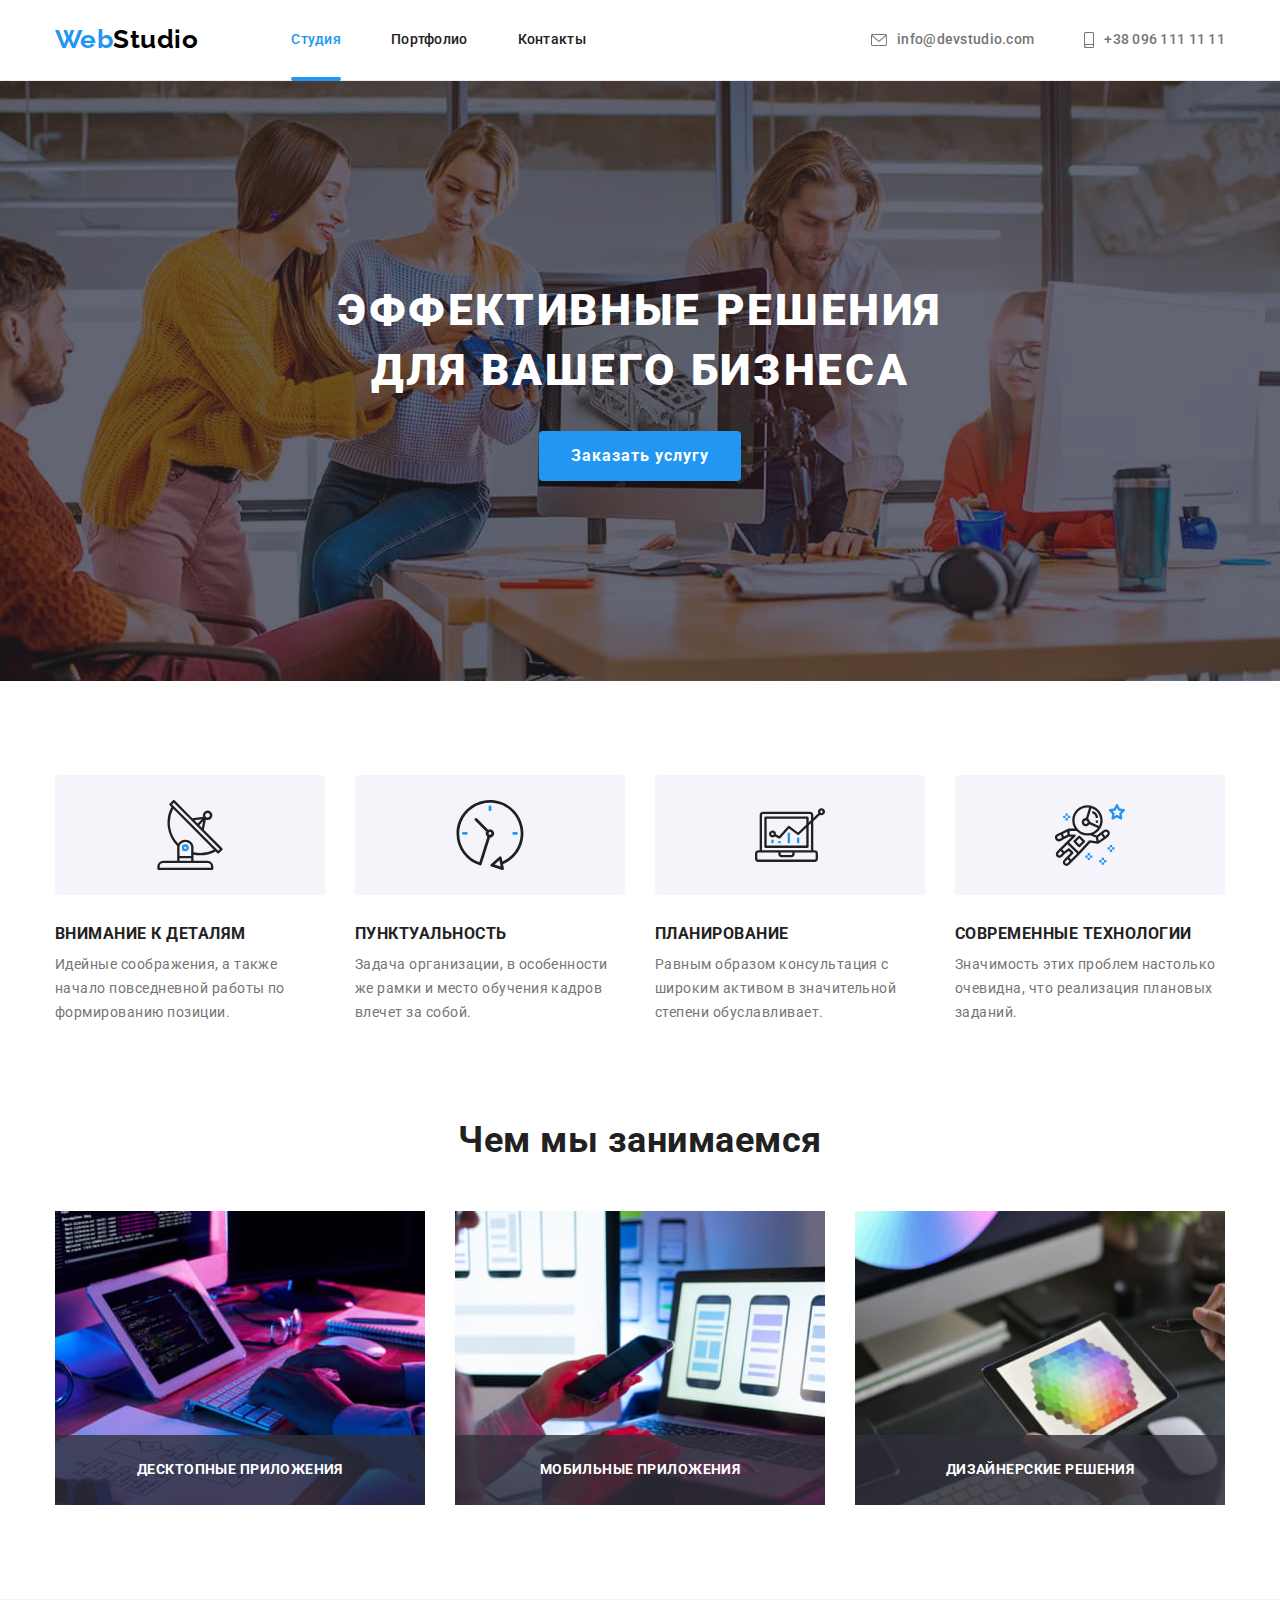
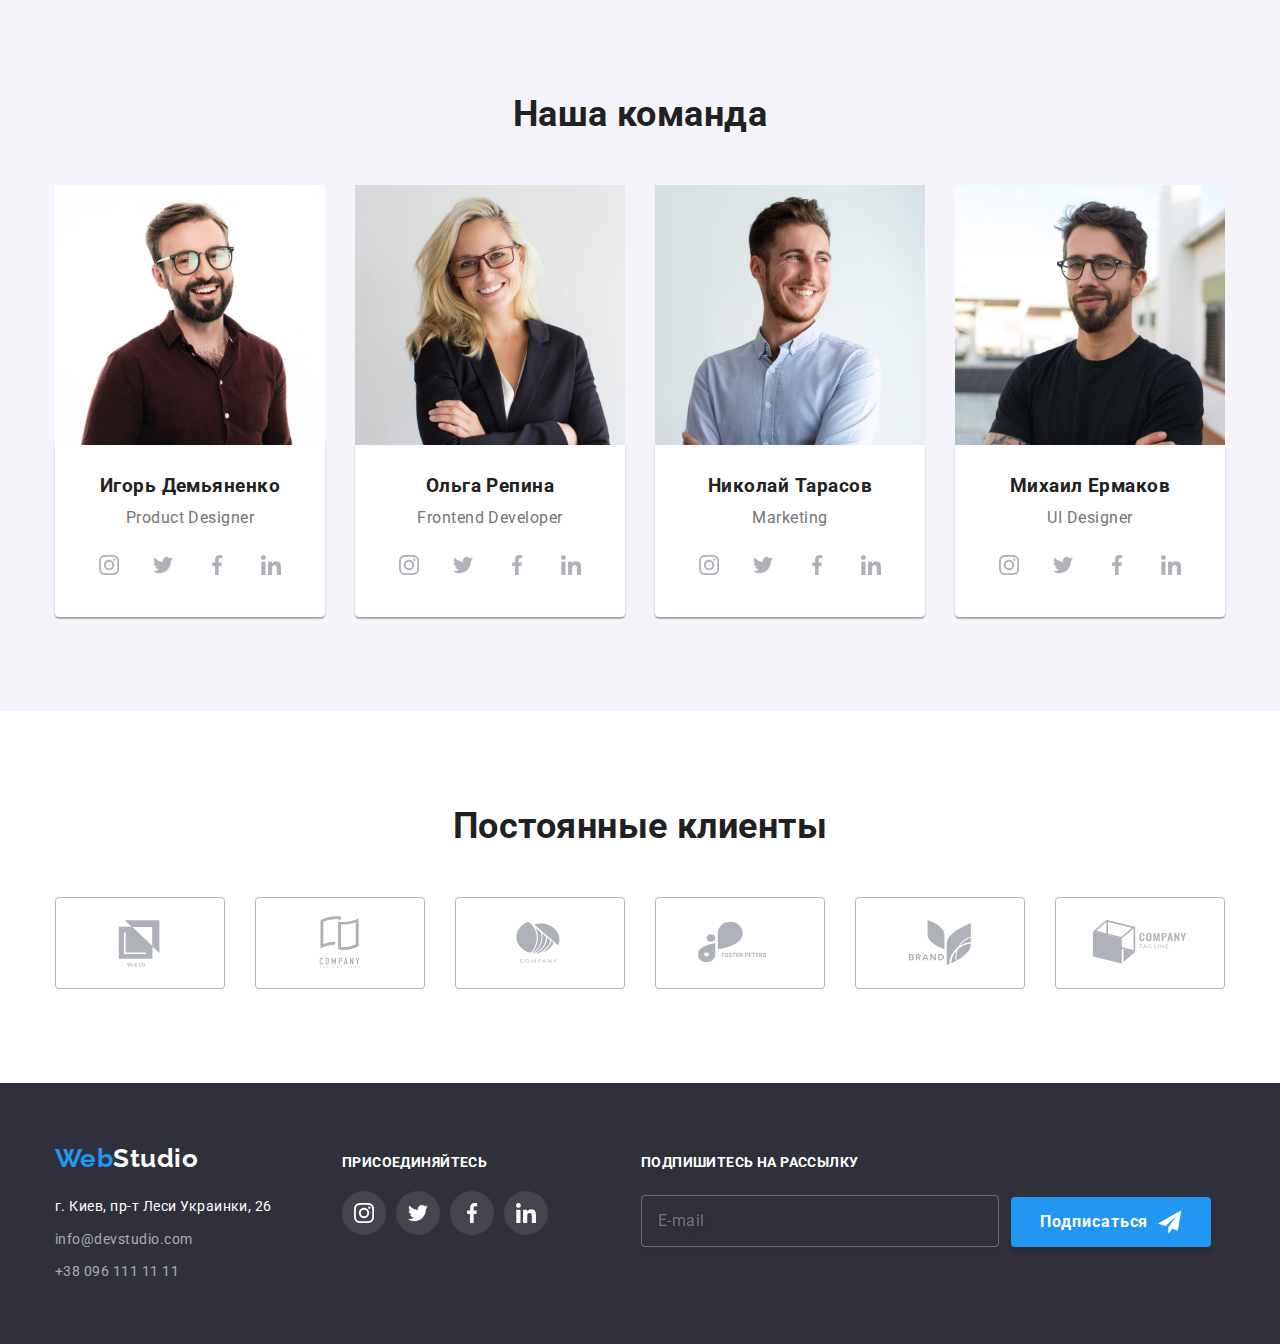
<file: index.html>
<!DOCTYPE html>
<html lang="ru">
  <head>
    <meta charset="UTF-8" />
    <meta http-equiv="X-UA-Compatible" content="IE=edge" />
    <meta name="viewport" content="width=device-width, initial-scale=1.0" />
    <title>Студия</title>

    <link rel="preconnect" href="https://fonts.googleapis.com" />
    <link rel="preconnect" href="https://fonts.gstatic.com" crossorigin />
    <link
      href="https://fonts.googleapis.com/css2?family=Raleway:wght@700&family=Roboto:wght@400;500;700;900&display=swap"
      rel="stylesheet"
    />
    <link
      rel="stylesheet"
      href="https://cdnjs.cloudflare.com/ajax/libs/modern-normalize/1.1.0/modern-normalize.min.css"
    />
    <link rel="stylesheet" href="./css/styles.css" />
  </head>
  <body>
    <header>
      <div class="container">
        <nav class="site-nav">
          <a href="./index.html" class="logo">Web<span class="studio">Studio</span></a>
          <ul class="links">
            <li class="link"><a href="./index.html" class="page current">Студия</a></li>
            <li class="link"><a href="./portfolio.html" class="page">Портфолио</a></li>
            <li class="link"><a href="#contacts" class="page">Контакты</a></li>
          </ul>
        </nav>
        <ul class="contacts-header">
          <li>
            <a href="mailto:info@devstudio.com" class="e-mail">
              <svg class="icon-envelope" width="16" height="12">
                <use href="./images/icons.svg#icon-envelope"></use>
              </svg>
              info@devstudio.com
            </a>
          </li>

          <li>
            <a href="tel:+380961111111" class="tel">
              <svg class="icon-smartphone" width="10" height="16">
                <use href="./images/icons.svg#icon-smartphone"></use>
              </svg>
              +38 096 111 11 11
            </a>
          </li>
        </ul>
      </div>
    </header>

    <main>
      <section class="hero section">
        <h1 class="hero title">Эффективные решения для вашего бизнеса</h1>
        <button class="button" type="button" data-modal-open>Заказать услугу</button>
      </section>

      <section class="features section">
        <div class="container">
          <h2 class="visualy-hidden">Подход</h2>
          <ul class="features-list">
            <li class="feature">
              <div class="feature-icon">
                <svg class="icon" width="70" height="70">
                  <use href="./images/icons.svg#icon-antenna"></use>
                </svg>
              </div>
              <h3 class="title">Внимание к деталям</h3>
              <p class="text">
                Идейные соображения, а также начало повседневной работы по формированию позиции.
              </p>
            </li>
            <li class="feature">
              <div class="feature-icon">
                <svg class="icon" width="70" height="70">
                  <use href="./images/icons.svg#icon-clock"></use>
                </svg>
              </div>
              <h3 class="title">Пунктуальность</h3>
              <p class="text">
                Задача организации, в особенности же рамки и место обучения кадров влечет за собой.
              </p>
            </li>
            <li class="feature">
              <div class="feature-icon">
                <svg class="icon" width="70" height="70">
                  <use href="./images/icons.svg#icon-diagram"></use>
                </svg>
              </div>
              <h3 class="title">Планирование</h3>
              <p class="text">
                Равным образом консультация с широким активом в значительной степени обуславливает.
              </p>
            </li>
            <li class="feature">
              <div class="feature-icon">
                <svg class="icon" width="70" height="70">
                  <use href="./images/icons.svg#icon-astronaut"></use>
                </svg>
              </div>
              <h3 class="title">Современные технологии</h3>
              <p class="text">
                Значимость этих проблем настолько очевидна, что реализация плановых заданий.
              </p>
            </li>
          </ul>
        </div>
      </section>

      <section class="services section">
        <div class="container">
          <h2 class="services title">Чем мы занимаемся</h2>
          <ul class="images">
            <li class="image">
              <div class="decor">
                <img
                  src="images/studio/our-services-1.jpg"
                  alt="Разработка сайтов"
                  width="370"
                  height="294"
                />
                <h3 class="service-title">Десктопные приложения</h3>
              </div>
            </li>
            <li class="image">
              <div class="decor">
                <img
                  src="images/studio/our-services-2.jpg"
                  alt="Разработка мобильных приложений"
                  width="370"
                  height="294"
                />
                <h3 class="service-title">Мобильные приложения</h3>
              </div>
            </li>
            <li class="image">
              <div class="decor">
                <img src="images/studio/our-services-3.jpg" alt="Дизайн" width="370" height="294" />
                <h3 class="service-title">Дизайнерские решения</h3>
              </div>
            </li>
          </ul>
        </div>
      </section>

      <section class="team section">
        <div class="container">
          <h2 class="team title">Наша команда</h2>
          <ul class="team cards">
            <li class="card">
              <img
                src="images/studio/team-card-1.jpg"
                alt="Игорь Демьяненко, Product Designer"
                width="270"
                height="260"
              />
              <div class="card-name">
                <h3 class="title">Игорь Демьяненко</h3>
                <p class="position" lang="en">Product Designer</p>
                <ul class="social">
                  <li class="social-link">
                    <a
                      class="link"
                      href="https://www.instagram.com/?hl=ru"
                      rel="noreferrer nofollow"
                      target="_blank"
                    >
                      <svg class="icon" width="20" height="20">
                        <use href="./images/icons.svg#icon-instagram"></use>
                      </svg>
                    </a>
                  </li>

                  <li class="social-link">
                    <a
                      class="link"
                      href="https://twitter.com/?lang=ru"
                      rel="noreferrer nofollow"
                      target="_blank"
                    >
                      <svg class="icon" width="20" height="20">
                        <use href="./images/icons.svg#icon-twitter"></use>
                      </svg>
                    </a>
                  </li>

                  <li class="social-link">
                    <a
                      class="link"
                      href="https://uk-ua.facebook.com/"
                      rel="noreferrer nofollow"
                      target="_blank"
                    >
                      <svg class="icon" width="20" height="20">
                        <use href="./images/icons.svg#icon-facebook"></use>
                      </svg>
                    </a>
                  </li>

                  <li class="social-link">
                    <a
                      class="link"
                      href="https://www.linkedin.com/login/ru"
                      rel="noreferrer nofollow"
                      target="_blank"
                    >
                      <svg class="icon" width="20" height="20">
                        <use href="./images/icons.svg#icon-linkedin"></use>
                      </svg>
                    </a>
                  </li>
                </ul>
              </div>
            </li>

            <li class="card">
              <img
                src="images/studio/team-card-2.jpg"
                alt="Ольга Репина, Frontend Developer"
                width="270"
                height="260"
              />
              <div class="card-name">
                <h3 class="title">Ольга Репина</h3>
                <p class="position" lang="en">Frontend Developer</p>
                <ul class="social">
                  <li class="social-link">
                    <a
                      class="link"
                      href="https://www.instagram.com/?hl=ru"
                      rel="noreferrer nofollow"
                      target="_blank"
                    >
                      <svg class="icon" width="20" height="20">
                        <use href="./images/icons.svg#icon-instagram"></use>
                      </svg>
                    </a>
                  </li>

                  <li class="social-link">
                    <a
                      class="link"
                      href="https://twitter.com/?lang=ru"
                      rel="noreferrer nofollow"
                      target="_blank"
                    >
                      <svg class="icon" width="20" height="20">
                        <use href="./images/icons.svg#icon-twitter"></use>
                      </svg>
                    </a>
                  </li>

                  <li class="social-link">
                    <a
                      class="link"
                      href="https://uk-ua.facebook.com/"
                      rel="noreferrer nofollow"
                      target="_blank"
                    >
                      <svg class="icon" width="20" height="20">
                        <use href="./images/icons.svg#icon-facebook"></use>
                      </svg>
                    </a>
                  </li>

                  <li class="social-link">
                    <a
                      class="link"
                      href="https://www.linkedin.com/login/ru"
                      rel="noreferrer nofollow"
                      target="_blank"
                    >
                      <svg class="icon" width="20" height="20">
                        <use href="./images/icons.svg#icon-linkedin"></use>
                      </svg>
                    </a>
                  </li>
                </ul>
              </div>
            </li>

            <li class="card">
              <img
                src="images/studio/team-card-3.jpg"
                alt="Николай Тарасов, Marketing"
                width="270"
                height="260"
              />
              <div class="card-name">
                <h3 class="title">Николай Тарасов</h3>
                <p class="position" lang="en">Marketing</p>
                <ul class="social">
                  <li class="social-link">
                    <a
                      class="link"
                      href="https://www.instagram.com/?hl=ru"
                      rel="noreferrer nofollow"
                      target="_blank"
                    >
                      <svg class="icon" width="20" height="20">
                        <use href="./images/icons.svg#icon-instagram"></use>
                      </svg>
                    </a>
                  </li>

                  <li class="social-link">
                    <a
                      class="link"
                      href="https://twitter.com/?lang=ru"
                      rel="noreferrer nofollow"
                      target="_blank"
                    >
                      <svg class="icon" width="20" height="20">
                        <use href="./images/icons.svg#icon-twitter"></use>
                      </svg>
                    </a>
                  </li>

                  <li class="social-link">
                    <a
                      class="link"
                      href="https://uk-ua.facebook.com/"
                      rel="noreferrer nofollow"
                      target="_blank"
                    >
                      <svg class="icon" width="20" height="20">
                        <use href="./images/icons.svg#icon-facebook"></use>
                      </svg>
                    </a>
                  </li>

                  <li class="social-link">
                    <a
                      class="link"
                      href="https://www.linkedin.com/login/ru"
                      rel="noreferrer nofollow"
                      target="_blank"
                    >
                      <svg class="icon" width="20" height="20">
                        <use href="./images/icons.svg#icon-linkedin"></use>
                      </svg>
                    </a>
                  </li>
                </ul>
              </div>
            </li>

            <li class="card">
              <img
                src="images/studio/team_card_4.jpg"
                alt="Михаил Ермаков, UI Designer"
                width="270"
                height="260"
              />
              <div class="card-name">
                <h3 class="title">Михаил Ермаков</h3>
                <p class="position" lang="en">UI Designer</p>
                <ul class="social">
                  <li class="social-link">
                    <a
                      class="link"
                      href="https://www.instagram.com/?hl=ru"
                      rel="noreferrer nofollow"
                      target="_blank"
                    >
                      <svg class="icon" width="20" height="20">
                        <use href="./images/icons.svg#icon-instagram"></use>
                      </svg>
                    </a>
                  </li>

                  <li class="social-link">
                    <a
                      class="link"
                      href="https://twitter.com/?lang=ru"
                      rel="noreferrer nofollow"
                      target="_blank"
                    >
                      <svg class="icon" width="20" height="20">
                        <use href="./images/icons.svg#icon-twitter"></use>
                      </svg>
                    </a>
                  </li>

                  <li class="social-link">
                    <a
                      class="link"
                      href="https://uk-ua.facebook.com/"
                      rel="noreferrer nofollow"
                      target="_blank"
                    >
                      <svg class="icon" width="20" height="20">
                        <use href="./images/icons.svg#icon-facebook"></use>
                      </svg>
                    </a>
                  </li>

                  <li class="social-link">
                    <a
                      class="link"
                      href="https://www.linkedin.com/login/ru"
                      rel="noreferrer nofollow"
                      target="_blank"
                    >
                      <svg class="icon" width="20" height="20">
                        <use href="./images/icons.svg#icon-linkedin"></use>
                      </svg>
                    </a>
                  </li>
                </ul>
              </div>
            </li>
          </ul>
        </div>
      </section>

      <section class="clients section">
        <div class="container">
          <h2 class="clients title">Постоянные клиенты</h2>
          <ul class="client-list">
            <li class="client-icon">
              <a href="#" class="client">
                <svg class="icon" width="106" height="60">
                  <use href="./images/icons.svg#icon-object-one"></use>
                </svg>
              </a>
            </li>
            <li class="client-icon">
              <a href="#" class="client">
                <svg class="icon" width="106" height="60">
                  <use href="./images/icons.svg#icon-object-two"></use>
                </svg>
              </a>
            </li>
            <li class="client-icon">
              <a href="#" class="client">
                <svg class="icon" width="106" height="60">
                  <use href="./images/icons.svg#icon-object-three"></use>
                </svg>
              </a>
            </li>
            <li class="client-icon">
              <a href="#" class="client">
                <svg class="icon" width="106" height="60">
                  <use href="./images/icons.svg#icon-object-four"></use>
                </svg>
              </a>
            </li>
            <li class="client-icon">
              <a href="#" class="client">
                <svg class="icon" width="106" height="60">
                  <use href="./images/icons.svg#icon-object-five"></use>
                </svg>
              </a>
            </li>
            <li class="client-icon">
              <a href="#" class="client">
                <svg class="icon" width="106" height="60">
                  <use href="./images/icons.svg#icon-object-six"></use>
                </svg>
              </a>
            </li>
          </ul>
        </div>
      </section>
    </main>

    <footer class="section">
      <div class="container">
        <div class="address">
          <a href="./index.html" class="logo">Web<span class="studio">Studio</span></a>
          <address id="contacts">
            <ul class="contacts">
              <li class="contact-footer">
                <a
                  href="https://goo.gl/maps/KWoEnxQkHuekiheN8"
                  class="location"
                  rel="noopener noreferrer"
                  target="_blank"
                  >г. Киев, пр-т Леси Украинки, 26</a
                >
              </li>
              <li class="contact-footer">
                <a href="mailto:info@devstudio.com" class="mail">info@devstudio.com</a>
              </li>
              <li class="contact-footer">
                <a href="tel:+380961111111" class="phone">+38 096 111 11 11</a>
              </li>
            </ul>
          </address>
        </div>

        <div class="social-studio">
          <h2 class="title">присоединяйтесь</h2>
          <ul class="social">
            <li class="social-link">
              <a
                class="link"
                href="https://www.instagram.com/?hl=ru"
                rel="noreferrer nofollow"
                target="_blank"
              >
                <svg class="icon" width="20" height="20">
                  <use href="./images/icons.svg#icon-instagram"></use>
                </svg>
              </a>
            </li>

            <li class="social-link">
              <a
                class="link"
                href="https://twitter.com/?lang=ru"
                rel="noreferrer nofollow"
                target="_blank"
              >
                <svg class="icon" width="20" height="20">
                  <use href="./images/icons.svg#icon-twitter"></use>
                </svg>
              </a>
            </li>

            <li class="social-link">
              <a
                class="link"
                href="https://uk-ua.facebook.com/"
                rel="noreferrer nofollow"
                target="_blank"
              >
                <svg class="icon" width="20" height="20">
                  <use href="./images/icons.svg#icon-facebook"></use>
                </svg>
              </a>
            </li>

            <li class="social-link">
              <a
                class="link"
                href="https://www.linkedin.com/login/ru"
                rel="noreferrer nofollow"
                target="_blank"
              >
                <svg class="icon" width="20" height="20">
                  <use href="./images/icons.svg#icon-linkedin"></use>
                </svg>
              </a>
            </li>
          </ul>
        </div>

        <form class="subscribe" autocomplete="off">
          <div class="group">
            <label for="subscribe">Подпишитесь на рассылку</label>
            <input type="email" placeholder="E-mail" id="subscribe" />
          </div>
          <button type="submit" class="button">
            <span>Подписаться</span>
            <svg class="send-icon" width="24" height="24">
              <use href="./images/icons.svg#icon-send"></use>
            </svg>
          </button>
        </form>
      </div>
    </footer>

    <div class="backdrop is-hidden" data-modal>
      <div class="modal">
        <button type="button" class="close" data-modal-close>
          <svg class="close-icon" width="18" height="18">
            <use href="./images/icons.svg#icon-close"></use>
          </svg>
        </button>

        <form class="contact-us" autocomplete="off">
          <h2 class="form-title">Оставьте свои данные, мы вам перезвоним</h2>
          <ul>
            <li class="client-info">
              <label for="name">Имя</label>
              <input name="user-name" type="text" id="name" />
              <svg class="icon-person-modal" width="18" height="18">
                <use href="./images/icons.svg#icon-person-modal"></use>
              </svg>
            </li>

            <li class="client-info">
              <label for="tel">Телефон</label>
              <input name="phone-number" type="tel" id="tel" />
              <svg class="icon-phone-modal" width="18" height="18">
                <use href="./images/icons.svg#icon-phone-modal"></use>
              </svg>
            </li>

            <li class="client-info">
              <label for="mail">Почта</label>
              <input name="email" type="email" id="mail" />
              <svg class="icon-email-modal" width="18" height="18">
                <use href="./images/icons.svg#icon-email-modal"></use>
              </svg>
            </li>
          </ul>
          <div class="comment">
            <label for="comment">Комментарий</label>
            <textarea name="client-comment" id="comment" placeholder="Введите текст"></textarea>
          </div>

          <label class="agreement">
            <input class="checkbox visualy-hidden" name="checkbox" type="checkbox" />
            <span class="icon"></span>
            Соглашаюсь с рассылкой и принимаю
            <a href="#" class="terms">Условия договора</a>
          </label>

          <button class="button" type="submit">Отправить</button>
        </form>
      </div>
    </div>

    <script src="./js/modal.js"></script>
  </body>
</html>
</file>
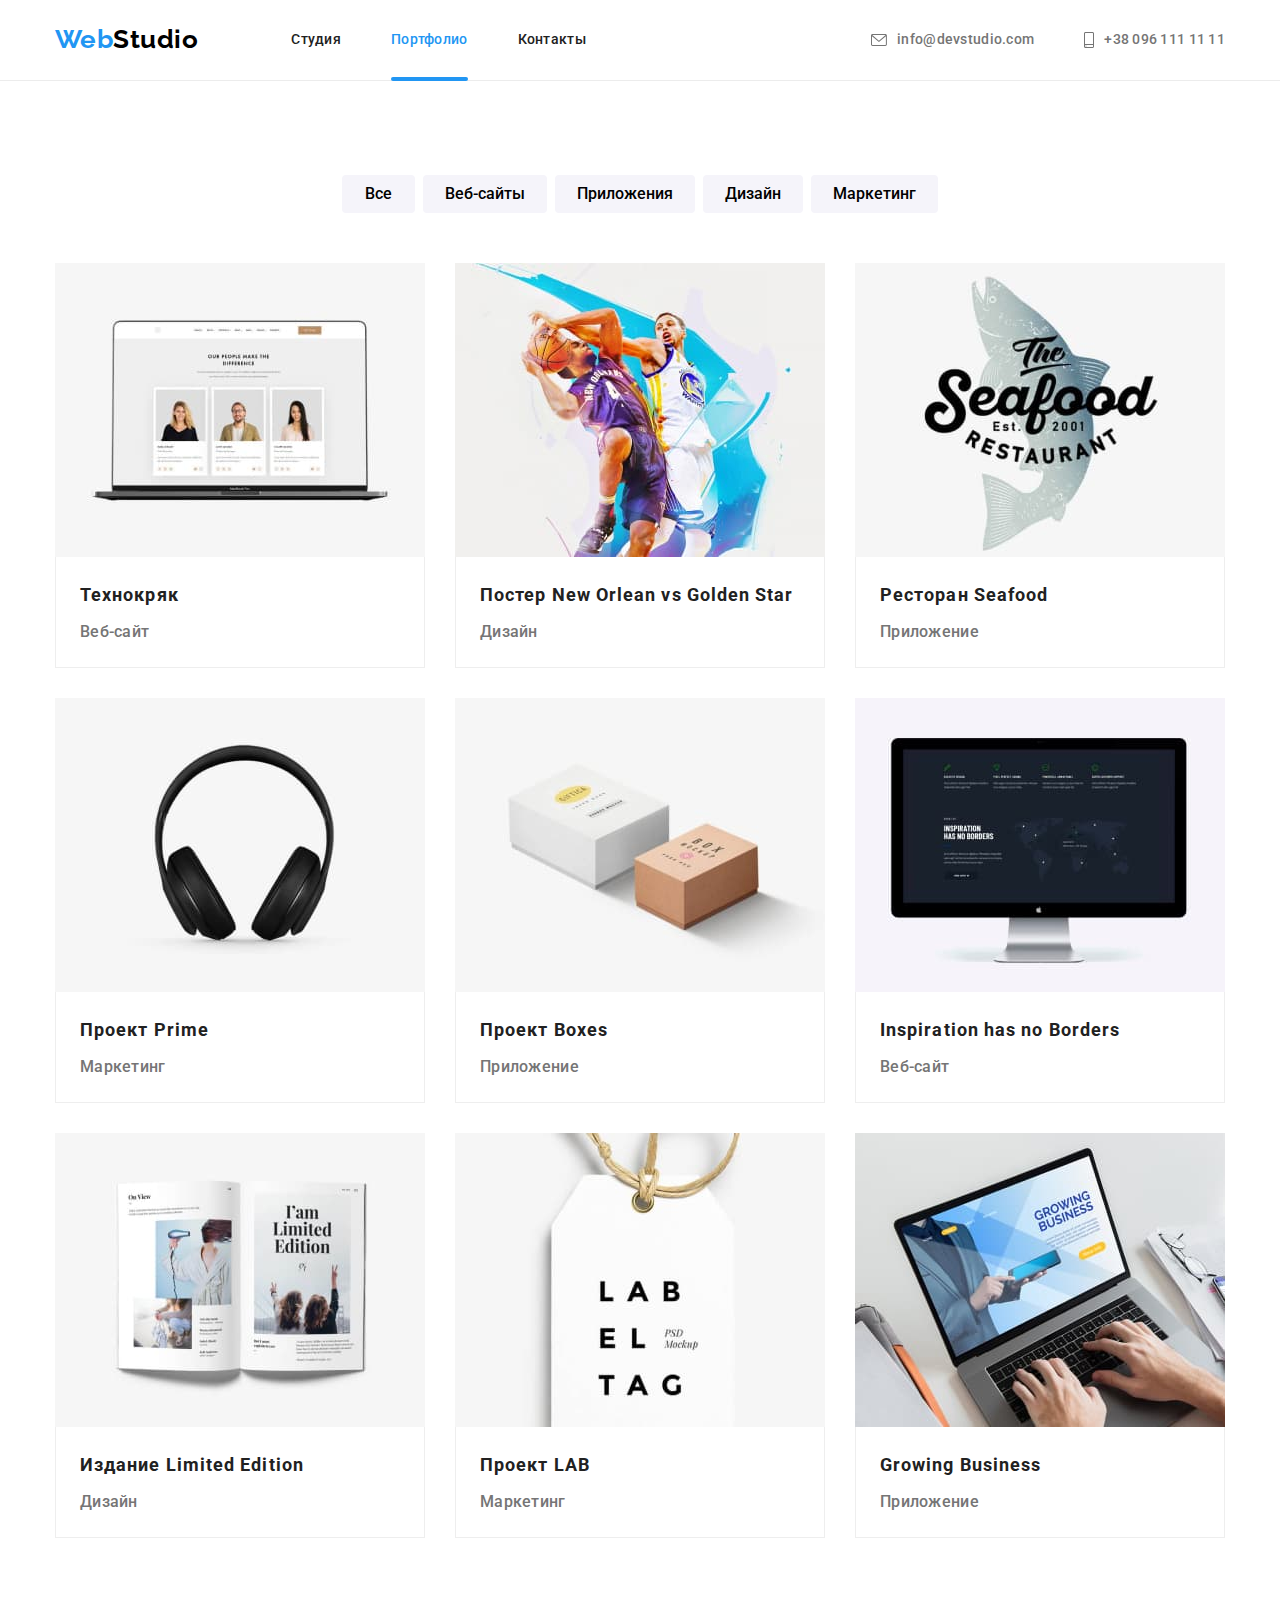
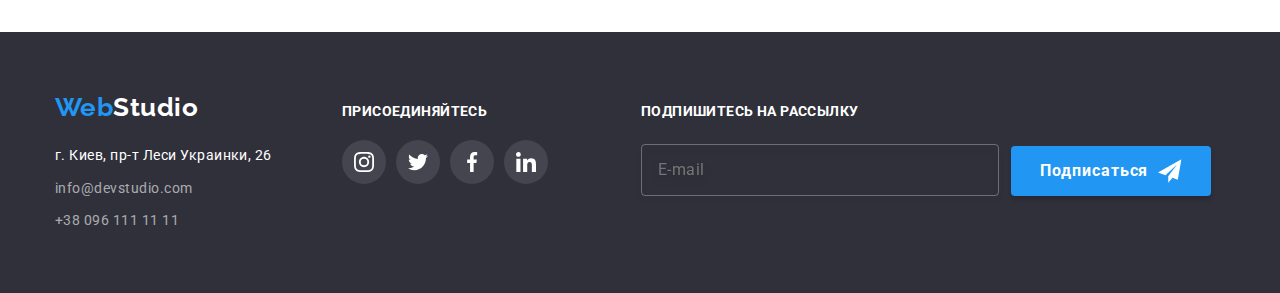
<file: portfolio.html>
<!DOCTYPE html>
<html lang="ru">
  <head>
    <meta charset="UTF-8" />
    <meta http-equiv="X-UA-Compatible" content="IE=edge" />
    <meta name="viewport" content="width=device-width, initial-scale=1.0" />
    <title>Портфолио</title>

    <link rel="preconnect" href="https://fonts.googleapis.com" />
    <link rel="preconnect" href="https://fonts.gstatic.com" crossorigin />
    <link
      href="https://fonts.googleapis.com/css2?family=Raleway:wght@700&family=Roboto:wght@400;500;700;900&display=swap"
      rel="stylesheet"
    />
    <link
      rel="stylesheet"
      href="https://cdnjs.cloudflare.com/ajax/libs/modern-normalize/1.1.0/modern-normalize.min.css"
    />
    <link rel="stylesheet" href="./css/styles.css" />
  </head>

  <body>
    <header>
      <div class="container">
        <nav class="site-nav">
          <a href="./index.html" class="logo">Web<span class="studio">Studio</span></a>
          <ul class="links">
            <li class="link"><a href="./index.html" class="page">Студия</a></li>
            <li class="link"><a href="./portfolio.html" class="page current">Портфолио</a></li>
            <li class="link"><a href="#contacts" class="page">Контакты</a></li>
          </ul>
        </nav>
        <ul class="contacts-header">
          <li>
            <a href="mailto:info@devstudio.com" class="e-mail">
              <svg class="icon-envelope" width="16" height="12">
                <use href="./images/icons.svg#icon-envelope"></use>
              </svg>
              info@devstudio.com
            </a>
          </li>

          <li>
            <a href="tel:+380961111111" class="tel">
              <svg class="icon-smartphone" width="10" height="16">
                <use href="./images/icons.svg#icon-smartphone"></use>
              </svg>
              +38 096 111 11 11
            </a>
          </li>
        </ul>
      </div>
    </header>

    <main>
      <section class="products section">
        <div class="container">
          <h1 class="visualy-hidden">Реализованные проекты</h1>
          <ul class="filters">
            <li class="filter"><button type="button" class="button">Все</button></li>
            <li class="filter"><button type="button" class="button">Веб-сайты</button></li>
            <li class="filter"><button type="button" class="button">Приложения</button></li>
            <li class="filter"><button type="button" class="button">Дизайн</button></li>
            <li class="filter">
              <button type="button" class="button marketing">Маркетинг</button>
            </li>
          </ul>

          <ul class="projects">
            <li class="project">
              <a href="" class="link">
                <div class="info">
                  <img
                    src="images/portfolio/portfolio-project01.jpg"
                    alt="Ноутбук с открытым сайтом на странице Наша команда"
                    width="370"
                    height="294"
                  />
                  <p class="info-text">
                    Технокряк это современная площадка распространения коронавируса. Компании
                    используют эту платформу для цифрового шпионажа и атак на защищённые сервера
                    конкурентов.
                  </p>
                </div>
                <div class="discription">
                  <h2 class="title">Технокряк</h2>
                  <p class="text">Веб-сайт</p>
                </div>
              </a>
            </li>

            <li class="project">
              <a href="" class="link">
                <div class="info">
                  <img
                    src="images/portfolio/portfolio-project02.jpg"
                    alt="Баскетболист Голден Стар ставит блок игроку Нью Орлеан"
                    width="370"
                    height="294"
                  />
                  <p class="info-text">
                    Технокряк это современная площадка распространения коронавируса. Компании
                    используют эту платформу для цифрового шпионажа и атак на защищённые сервера
                    конкурентов.
                  </p>
                </div>
                <div class="discription">
                  <h2 class="title">Постер New Orlean vs Golden Star</h2>
                  <p class="text">Дизайн</p>
                </div>
              </a>
            </li>

            <li class="project">
              <a href="" class="link">
                <div class="info">
                  <img
                    src="images/portfolio/portfolio-project03.jpg"
                    alt="Лого ресторана с изображением лосося"
                    width="370"
                    height="294"
                  />
                  <p class="info-text">
                    Технокряк это современная площадка распространения коронавируса. Компании
                    используют эту платформу для цифрового шпионажа и атак на защищённые сервера
                    конкурентов.
                  </p>
                </div>
                <div class="discription">
                  <h2 class="title">Ресторан Seafood</h2>
                  <p class="text">Приложение</p>
                </div>
              </a>
            </li>

            <li class="project">
              <a href="" class="link">
                <div class="info">
                  <img
                    src="images/portfolio/portfolio-project04.jpg"
                    alt="Черные беспроводные наушники"
                    width="370"
                    height="294"
                  />
                  <p class="info-text">
                    Технокряк это современная площадка распространения коронавируса. Компании
                    используют эту платформу для цифрового шпионажа и атак на защищённые сервера
                    конкурентов.
                  </p>
                </div>
                <div class="discription">
                  <h2 class="title">Проект Prime</h2>
                  <p class="text">Маркетинг</p>
                </div>
              </a>
            </li>

            <li class="project">
              <a href="" class="link">
                <div class="info">
                  <img
                    src="images/portfolio/portfolio-project05.jpg"
                    alt="Две коробки, белая большего размера, бежевая в два раза меньше"
                    width="370"
                    height="294"
                  />
                  <p class="info-text">
                    Технокряк это современная площадка распространения коронавируса. Компании
                    используют эту платформу для цифрового шпионажа и атак на защищённые сервера
                    конкурентов.
                  </p>
                </div>
                <div class="discription">
                  <h2 class="title">Проект Boxes</h2>
                  <p class="text">Приложение</p>
                </div>
              </a>
            </li>

            <li class="project">
              <a href="" class="link">
                <div class="info">
                  <img
                    src="images/portfolio/portfolio-project06.jpg"
                    alt="Главная страница сайта черного цвета с изображением карты мира"
                    width="370"
                    height="294"
                  />
                  <p class="info-text">
                    Технокряк это современная площадка распространения коронавируса. Компании
                    используют эту платформу для цифрового шпионажа и атак на защищённые сервера
                    конкурентов.
                  </p>
                </div>
                <div class="discription">
                  <h2 class="title">Inspiration has no Borders</h2>
                  <p class="text">Веб-сайт</p>
                </div>
              </a>
            </li>

            <li class="project">
              <a href="" class="link">
                <div class="info">
                  <img
                    src="images/portfolio/portfolio-project07.jpg"
                    alt="Открытый журнал с изображенем девушек"
                    width="370"
                    height="294"
                  />
                  <p class="info-text">
                    Технокряк это современная площадка распространения коронавируса. Компании
                    используют эту платформу для цифрового шпионажа и атак на защищённые сервера
                    конкурентов.
                  </p>
                </div>
                <div class="discription">
                  <h2 class="title">Издание Limited Edition</h2>
                  <p class="text">Дизайн</p>
                </div>
              </a>
            </li>

            <li class="project">
              <a href="" class="link">
                <div class="info">
                  <img
                    src="images/portfolio/portfolio-project08.jpg"
                    alt="Бумажная белая бирка на бежевой веревке с надписью Лаб ель Таг"
                    width="370"
                    height="294"
                  />
                  <p class="info-text">
                    Технокряк это современная площадка распространения коронавируса. Компании
                    используют эту платформу для цифрового шпионажа и атак на защищённые сервера
                    конкурентов.
                  </p>
                </div>
                <div class="discription">
                  <h2 class="title">Проект LAB</h2>
                  <p class="text">Маркетинг</p>
                </div>
              </a>
            </li>

            <li class="project">
              <a href="" class="link">
                <div class="info">
                  <img
                    src="images/portfolio/portfolio-project09.jpg"
                    alt="Мужские руки расположены на клавиатуре ноутбука, на екране главная страница приложения"
                    width="370"
                    height="294"
                  />
                  <p class="info-text">
                    Технокряк это современная площадка распространения коронавируса. Компании
                    используют эту платформу для цифрового шпионажа и атак на защищённые сервера
                    конкурентов.
                  </p>
                </div>
                <div class="discription">
                  <h2 class="title">Growing Business</h2>
                  <p class="text">Приложение</p>
                </div>
              </a>
            </li>
          </ul>
        </div>
      </section>
    </main>

    <footer class="section">
      <div class="container">
        <div class="address">
          <a href="./index.html" class="logo">Web<span class="studio">Studio</span></a>
          <address id="contacts">
            <ul class="contacts">
              <li class="contact-footer">
                <a
                  href="https://goo.gl/maps/KWoEnxQkHuekiheN8"
                  class="location"
                  rel="noopener noreferrer"
                  target="_blank"
                  >г. Киев, пр-т Леси Украинки, 26</a
                >
              </li>
              <li class="contact-footer">
                <a href="mailto:info@devstudio.com" class="mail">info@devstudio.com</a>
              </li>
              <li class="contact-footer">
                <a href="tel:+380961111111" class="phone">+38 096 111 11 11</a>
              </li>
            </ul>
          </address>
        </div>

        <div class="social-studio">
          <h2 class="title">присоединяйтесь</h2>
          <ul class="social">
            <li class="social-link">
              <a
                class="link"
                href="https://www.instagram.com/?hl=ru"
                rel="noreferrer nofollow"
                target="_blank"
              >
                <svg class="icon" width="20" height="20">
                  <use href="./images/icons.svg#icon-instagram"></use>
                </svg>
              </a>
            </li>

            <li class="social-link">
              <a
                class="link"
                href="https://twitter.com/?lang=ru"
                rel="noreferrer nofollow"
                target="_blank"
              >
                <svg class="icon" width="20" height="20">
                  <use href="./images/icons.svg#icon-twitter"></use>
                </svg>
              </a>
            </li>

            <li class="social-link">
              <a
                class="link"
                href="https://uk-ua.facebook.com/"
                rel="noreferrer nofollow"
                target="_blank"
              >
                <svg class="icon" width="20" height="20">
                  <use href="./images/icons.svg#icon-facebook"></use>
                </svg>
              </a>
            </li>

            <li class="social-link">
              <a
                class="link"
                href="https://www.linkedin.com/login/ru"
                rel="noreferrer nofollow"
                target="_blank"
              >
                <svg class="icon" width="20" height="20">
                  <use href="./images/icons.svg#icon-linkedin"></use>
                </svg>
              </a>
            </li>
          </ul>
        </div>

        <form class="subscribe">
          <div class="group">
            <label for="subscribe">Подпишитесь на рассылку</label>
            <input type="email" placeholder="E-mail" id="subscribe" />
          </div>
          <button type="submit" class="button">
            <span>Подписаться</span>
            <svg class="send-icon" width="24" height="24">
              <use href="./images/icons.svg#icon-send"></use>
            </svg>
          </button>
        </form>
      </div>
    </footer>
  </body>
</html>
</file>
<file: css/styles.css>
:root {
  --primary-font-color: #757575;
  --hover-focus-color: #2196f3;
  --header-color: #212121;
  --head-white-color: #ffffff;
  --color-transition: color 250ms cubic-bezier(0.4, 0, 0.2, 1);
  --background-transition: background-color 250ms cubic-bezier(0.4, 0, 0.2, 1);
  --shadow-transition: box-shadow 250ms cubic-bezier(0.4, 0, 0.2, 1);
  --fill-transition: fill 250ms cubic-bezier(0.4, 0, 0.2, 1);
  --border-transition: border-color 250ms cubic-bezier(0.4, 0, 0.2, 1);
  --transform-transition: transform 250ms cubic-bezier(0.4, 0, 0.2, 1);
  --opacity-transition: opacity 250ms cubic-bezier(0.4, 0, 0.2, 1);
}

body {
  margin: 0px;

  background-color: var(--head-white-color);
  font-family: Roboto, sans-serif;
  color: var(--primary-font-color);
  letter-spacing: 0.03em;
}

.section {
  margin-right: auto;
  margin-left: auto;
  padding-top: 94px;
  padding-bottom: 94px;
}

.container {
  width: 1200px;
  padding-right: 15px;
  padding-left: 15px;
  margin-left: auto;
  margin-right: auto;
}

.title {
  color: var(--header-color);
}

.visualy-hidden {
  position: absolute;
  clip: rect(0 0 0 0);
  width: 1px;
  height: 1px;
  margin: -1px;
}

ul {
  margin: 0px;
  padding: 0px;

  list-style-type: none;
}

h1,
h2,
h3,
h4,
h5,
h6 {
  margin: 0px;
}

img {
  display: block;
}

/* header */
/* navigation */
header {
  border-bottom: 1px solid #ececec;
}

header > .container {
  display: flex;
}

.site-nav {
  display: flex;
  align-items: center;
  margin-right: 0px;
}

.logo {
  font-family: raleway, sans-serif;
  text-decoration: none;
  font-weight: 700;
  font-size: 26px;
  line-height: 1.2;
  color: var(--hover-focus-color);
}

.site-nav .logo .studio {
  color: #000000;
}

.link,
.page,
.contacts-header,
.e-mail,
.tel {
  text-decoration: none;
  font-weight: 500;
  font-size: 14px;
  line-height: 1.14;
  letter-spacing: 0.02em;
}

.links {
  display: flex;
  margin-left: 93px;
  align-items: center;
}

.links > .link:not(:last-child) {
  margin-right: 50px;
}

.site-nav .page {
  padding-top: 32px;
  padding-bottom: 32px;

  color: var(--header-color);
}

.page.current {
  display: block;
  position: relative;

  color: var(--hover-focus-color);
}

.page.current::after {
  position: absolute;
  bottom: -1px;
  left: 0;
  content: '';
  width: 100%;
  height: 4px;

  background-color: #2196f3;
  border-radius: 2px;
}

.page {
  transition: var(--color-transition);
}

.page:hover,
.page:focus {
  color: var(--hover-focus-color);
}

.contacts-header {
  display: flex;
  align-items: center;
  margin-left: auto;
}

.e-mail,
.tel {
  display: flex;
  padding-top: 32px;
  padding-bottom: 32px;
  align-items: center;

  transition: var(--color-transition);

  color: var(--primary-font-color);
}

.icon-envelope,
.icon-smartphone {
  margin-right: 10px;

  transition: var(--fill-transition);

  fill: var(--primary-font-color);
}

.contacts-header li:last-child {
  margin-left: 50px;
}

.e-mail:hover,
.e-mail:focus,
.tel:hover,
.tel:focus {
  color: var(--hover-focus-color);
}

.e-mail:hover .icon-envelope,
.e-mail:focus .icon-envelope,
.tel:hover .icon-smartphone,
.tel:focus .icon-smartphone {
  fill: var(--hover-focus-color);
}

/* main */
/* hero-section */
.hero.section {
  max-width: 1600px;
  text-align: center;
  padding-top: 200px;
  padding-bottom: 200px;
  margin-left: auto;
  margin-right: auto;

  background-image: linear-gradient(rgba(47, 48, 58, 0.4), rgba(47, 48, 58, 0.4)),
    url(../images/studio/hero-section.jpg);
  background-repeat: no-repeat;
  background-size: cover;
  background-position: center;
  background-color: #2f303a;
}

.hero .title {
  margin: 0 auto;
  width: 696px;

  color: #ffffff;
  font-weight: 900;
  font-size: 44px;
  line-height: 1.36;
  letter-spacing: 0.06em;
  text-transform: uppercase;
}

.hero .button {
  padding: 10px 32px;
  margin-top: 30px;

  transition: var(--background-transition);

  background-color: var(--hover-focus-color);
  border: none;
  box-shadow: 0px 4px 4px rgba(0, 0, 0, 0.15);

  color: var(--head-white-color);
  font-weight: 700;
  font-size: 16px;
  line-height: 1.87;
  letter-spacing: 0.06em;
}

.hero .button:hover,
.button:focus {
  background-color: #188ce8;
}

.button {
  min-width: 73px;

  cursor: pointer;

  border-radius: 4px;
}

/* features-section */
.feature {
  width: 270px;
}

.features.title {
  display: none;
}

.features-list {
  display: flex;

  font-size: 14px;
}

.feature:not(:last-child) {
  margin-right: 30px;
}

.feature-icon {
  width: 270px;
  height: 120px;
  display: flex;
  justify-content: center;
  align-items: center;

  background-color: #f5f4fa;
  border-radius: 4px;
}

.feature > .title {
  margin-top: 30px;

  line-height: 1.14;
  text-transform: uppercase;
}

.feature > .text {
  margin-top: 10px;
  margin-bottom: 0px;

  line-height: 1.71;
}

/* services-section */
.services.section {
  padding-top: 0px;
}

.services > .container {
  flex-direction: column;
}

.services.title {
  font-size: 36px;
  line-height: 1.17;
  text-align: center;
}

.images {
  display: flex;
  margin-top: 50px;
}

.image {
  flex-basis: calc((100% - 60px) / 3);
}

.image:not(:last-child) {
  margin-right: 30px;
}

.decor {
  position: relative;
}

.service-title {
  position: absolute;
  bottom: 0;
  left: 0;
  padding: 27px 0;

  width: 370px;
  height: 70px;

  font-weight: 700;
  font-size: 14px;
  line-height: 1.14;
  text-align: center;
  letter-spacing: 0.03em;
  text-transform: uppercase;
  color: var(--head-white-color);
  background-color: rgba(47, 48, 58, 0.8);
}

/* team-section */
.team.section {
  background: #f5f4fa;
}

.team > .container {
  flex-direction: column;
}

.team.title {
  margin: 0px;

  font-size: 36px;
  line-height: 1.17;
  text-align: center;
}

.team.cards {
  display: flex;
  margin-top: 50px;
}

.card {
  flex-basis: calc((100% - 90px) / 4);

  background: var(--head-white-color);
  text-align: center;
  font-size: 16px;
  line-height: 1.19;
}

.card:not(:last-child) {
  margin-right: 30px;
}

.card > img {
  display: block;
}

.card > .title {
  font-weight: 500;
}

div.card-name {
  padding-top: 30px;
  padding-bottom: 30px;

  box-shadow: 0px 1px 3px rgba(0, 0, 0, 0.12), 0px 1px 1px rgba(0, 0, 0, 0.14),
    0px 2px 1px rgba(0, 0, 0, 0.2);
  border-radius: 0px 0px 4px 4px;
  text-align: center;
}

.position {
  margin-top: 10px;
  margin-bottom: 0px;
}

.social {
  display: flex;
  justify-content: center;
  margin-top: 16px;
}

.social .link {
  display: flex;
  justify-content: center;
  align-items: center;
  width: 44px;
  height: 44px;

  background-color: var(--head-white-color);
  border-radius: 50%;

  transition: var(--background-transition);
}

.social .link:hover,
.social .link:focus {
  background-color: var(--hover-focus-color);
}

.social .link:hover .icon,
.social .link:focus .icon {
  fill: var(--head-white-color);
}

.social-link:not(:last-child) {
  margin-right: 10px;
}

.social .icon {
  fill: #afb1b8;

  transition: var(--fill-transition);
}

/* clients-section */
.clients.title {
  margin: 0px;

  font-size: 36px;
  line-height: 1.17;
  text-align: center;
}

.client-list {
  display: flex;
  margin-top: 50px;
}

.client-icon:not(:last-child) {
  margin-right: 30px;
}

.client {
  display: flex;
  justify-content: center;
  align-items: center;
  width: 170px;
  height: 92px;

  border: 1px solid #afb1b8;
  border-radius: 4px;

  transition: var(--border-transition);
}

.client:hover,
.client:focus {
  border-color: var(--hover-focus-color);
}

.client > .icon {
  fill: #afb1b8;

  transition: var(--fill-transition);
}

.client:hover .icon,
.client:focus .icon {
  fill: var(--hover-focus-color);
}

/* footer */
footer.section {
  padding-top: 60px;
  padding-bottom: 60px;

  background-color: #2f303a;
  font-size: 14px;
  line-height: 1.71;
}

footer > .container {
  display: flex;
  align-items: baseline;
}

footer .logo {
  width: 145px;
}

address {
  margin-top: 20px;
}

.logo .studio {
  color: var(--head-white-color);
}

.location {
  text-decoration: none;
  font-style: normal;
  color: var(--head-white-color);

  transition: var(--color-transition);
}

.contacts {
  flex-direction: column;
}

.contact-footer {
  font-style: normal;
}

.contact-footer:not(:first-child) {
  margin-top: 9px;
}

.contact-footer .mail,
.phone {
  color: rgba(255, 255, 255, 0.6);
  text-decoration: none;

  transition: var(--color-transition);
}

.location:hover,
.location:focus,
.mail:hover,
.mail:focus,
.phone:hover,
.phone:focus {
  color: var(--hover-focus-color);
}

.social-studio {
  width: 206px;
  height: 80px;
  margin-left: 70px;
}

.social-studio > .title,
.subscribe label {
  font-weight: 700;
  font-size: 14px;
  line-height: 1.14;
  letter-spacing: 0.03em;
  text-transform: uppercase;
  color: var(--head-white-color);
}

.social-studio ul {
  margin-top: 20px;
}

.social-studio .link {
  display: flex;

  background-color: rgba(255, 255, 255, 0.1);
}

.social-studio .icon {
  fill: var(--head-white-color);
}

.subscribe {
  display: flex;
  align-items: flex-end;

  max-width: 570px;
  margin-left: 93px;
}

.subscribe input {
  width: 358px;
  margin-top: 20px;
  padding: 15px 16px;

  font-size: 16px;
  line-height: 1.25;
  letter-spacing: 0.03em;
  color: var(--head-white-color);

  background-color: inherit;
  border: 1px solid rgba(255, 255, 255, 0.3);
  filter: drop-shadow(0px 4px 4px rgba(0, 0, 0, 0.15));
  border-radius: 4px;

  outline-color: var(--head-white-color);

  transition: var(--border-transition);
}

.subscribe input::placeholder {
  font-size: 16px;
  line-height: 1.25;
  letter-spacing: 0.03em;

  color: var(--primary-font-color);
}

.subscribe input:hover,
.subscribe input:focus {
  border: 1px solid var(--head-white-color);
}

.subscribe button {
  display: flex;
  align-items: center;
  padding: 10px 29px;
  margin-left: 12px;
  min-width: 200px;

  transition: var(--background-transition);

  background-color: var(--hover-focus-color);
  border: none;
  box-shadow: 0px 4px 4px rgba(0, 0, 0, 0.15);

  color: var(--head-white-color);
  font-weight: 700;
  font-size: 16px;
  line-height: 1.87;
  letter-spacing: 0.06em;
}

.subscribe button:hover,
.subscribe button:focus {
  background-color: #188ce8;
}

.send-icon {
  margin-left: 10px;
  fill: var(--head-white-color);
}

/* portfolio-page */
/* main-products */
.products > .container {
  flex-direction: column;
  align-items: center;
}

.filters {
  display: flex;
  justify-content: center;
  margin-bottom: 50px;
}

.filter:not(:last-child) {
  margin-right: 8px;
}

.filters .button {
  transition: var(--color-transition), var(--background-transition), var(--shadow-transition);

  padding: 6px 22px;

  background-color: #f5f4fa;
  border: none;
  font-weight: 500;
  font-size: 16px;
  line-height: 1.62;
}

.filter > .button:active,
.filter > .button:hover,
.filter > .button:focus {
  color: var(--head-white-color);
  background-color: var(--hover-focus-color);
  box-shadow: 0px 3px 1px rgba(0, 0, 0, 0.1), 0px 1px 2px rgba(0, 0, 0, 0.08),
    0px 2px 2px rgba(0, 0, 0, 0.12);
}

.projects {
  display: flex;
  flex-wrap: wrap;
  margin: -15px;
}

.project {
  flex-basis: calc((100% - 90px) / 3);
  margin: 15px;

  background-color: var(--head-white-color);
}

.project > .link {
  display: inline-block;

  transition: var(--shadow-transition);
}

.project > .link:hover,
.project > .link:focus {
  box-shadow: 0px 1px 1px rgba(0, 0, 0, 0.12), 0px 4px 4px rgba(0, 0, 0, 0.06),
    1px 4px 6px rgba(0, 0, 0, 0.16);
}

.info {
  position: relative;
  overflow: hidden;
}

.info-text {
  position: absolute;
  top: 0;
  left: 0;

  max-height: 294px;
  overflow: auto;

  transform: translatey(100%);
  transition: var(--transform-transition);

  margin: 0;
  padding: 63px 24px 63px 23px;

  color: var(--head-white-color);
  background-color: rgba(33, 150, 243, 0.9);

  font-size: 18px;
  line-height: 1.56;
  letter-spacing: 0.03em;
}

.project > .link:hover .info-text,
.project > .link:focus .info-text {
  transform: translate(0);
}

.discription {
  padding: 20px 24px;

  border: 1px solid #eeeeee;
  border-top: none;
}

.discription .title {
  margin-bottom: 4px;

  font-size: 18px;
  line-height: 2;
  letter-spacing: 0.06em;
}

.discription .text {
  margin: 0px;

  color: var(--primary-font-color);
  font-size: 16px;
  line-height: 1.87;
}

/* backdrop */
.backdrop {
  position: fixed;
  top: 0;
  left: 0;

  width: 100%;
  height: 100%;

  background-color: rgba(0, 0, 0, 0.2);

  opacity: 1;
  transition: var(--opacity-transition);
}

.backdrop.is-hidden {
  opacity: 0;
  pointer-events: none;
}

.backdrop.is-hidden .modal {
  transform: translate(-50%, -50%) scale(0.3);
  background-color: var(--hover-focus-color);
}

/* modal */
.modal {
  position: relative;
  top: 50%;
  left: 50%;
  transform: translate(-50%, -50%) scale(1);

  display: flex;
  text-align: center;
  width: 528px;
  height: 581px;
  padding: 40px;

  background-color: var(--head-white-color);
  transition: var(--transform-transition), var(--background-transition);

  border-radius: 4px;
  filter: drop-shadow(0px 4px 4px rgba(0, 0, 0, 0.25));
}

.form-title {
  font-size: 20px;
  line-height: 1.15;
  text-align: center;
  letter-spacing: 0.03em;
  color: var(--header-color);
}

.close {
  position: absolute;
  top: 8px;
  right: 8px;

  display: flex;
  justify-content: center;
  align-items: center;
  width: 30px;
  height: 30px;
  padding: 0;

  background-color: var(--head-white-color);
  border: 1px solid rgba(0, 0, 0, 0.1);
  border-radius: 50%;
}

.close-icon {
  fill: #000000;

  transition: var(--fill-transition);
}

.close:hover .close-icon,
.close:focus .close-icon {
  fill: var(--hover-focus-color);
}

.contact-us ul {
  margin-top: 12px;
}
р .contact-us li:not(:first-child) {
  margin-top: 10px;
}

.contact-us .client-info,
label {
  text-align: left;
  font-size: 12px;
  line-height: 1.17;
  letter-spacing: 0.01em;
}

.client-info {
  position: relative;
}

.client-info:not(:first-child) {
  margin-top: 10px;
}

.client-info input,
textarea {
  margin-top: 4px;
  width: 100%;
  padding: 11px 12px 11px 42px;

  border: 1px solid rgba(33, 33, 33, 0.2);
  border-radius: 4px;

  transition: var(--border-transition);

  font-size: 14px;
  line-height: 1.14;
  letter-spacing: 0.01em;
  color: var(--primary-font-color);

  outline-color: var(--hover-focus-color);
}

.icon-person-modal,
.icon-phone-modal,
.icon-email-modal {
  transition: var(--fill-transition);
}

.icon-person-modal,
.icon-phone-modal,
.icon-email-modal {
  position: absolute;
  bottom: 11px;
  left: 12px;
}

.client-info input:hover + .icon-person-modal,
.client-info input:hover + .icon-phone-modal,
.client-info input:hover + .icon-email-modal,
.client-info input:focus + .icon-person-modal,
.client-info input:focus + .icon-phone-modal,
.client-info input:focus + .icon-email-modal {
  fill: var(--hover-focus-color);
}

.client-info input:hover,
.client-info input:focus {
  border: 1px solid #2196f3;
}

.comment {
  display: flex;
  flex-direction: column;
  margin-top: 10px;
}

.comment textarea {
  padding: 12px 16px;
  width: 100%;
  height: 120px;
  resize: none;
}

.comment textarea:hover,
.comment textarea:focus {
  border: 1px solid #2196f3;
}

.comment textarea::placeholder {
  font-size: 14px;
  line-height: 1.14;
  letter-spacing: 0.01em;

  color: rgba(117, 117, 117, 0.5);
}

.agreement {
  display: flex;
  align-items: center;
  margin-top: 20px;

  font-size: 14px;
  line-height: 1.71;
  letter-spacing: 0.03em;
}

.agreement .icon {
  width: 16px;
  height: 15px;
  margin-right: 7px;

  border: 2px solid #212121;
  border-radius: 2px;

  transition: var(--border-transition);
  transition: var(--background-transition);
}

.checkbox:checked + .icon {
  background-image: url(../images/icon-check.svg);
  background-size: contain;
  background-color: var(--hover-focus-color);
  border: var(--hover-focus-color);
  background-origin: border-box;
}

.checkbox:hover + .icon,
.checkbox:focus + .icon {
  border: 2px solid var(--hover-focus-color);
}

.contact-us button {
  margin-left: auto;
  margin-right: auto;
}

.terms {
  margin-left: 3px;

  color: var(--hover-focus-color);
}

.contact-us button {
  display: block;
  padding: 10px 55px 10px 56px;
  margin-top: 30px;

  font-weight: 700;
  font-size: 16px;
  line-height: 1.87;
  letter-spacing: 0.06em;
  color: var(--head-white-color);

  border: none;
  background-color: var(--hover-focus-color);
  box-shadow: 0px 4px 4px rgba(0, 0, 0, 0.15);

  transition: var(--background-transition);
}

.contact-us button:hover,
.contact-us button:focus {
  background-color: #188ce8;
}
</file>
